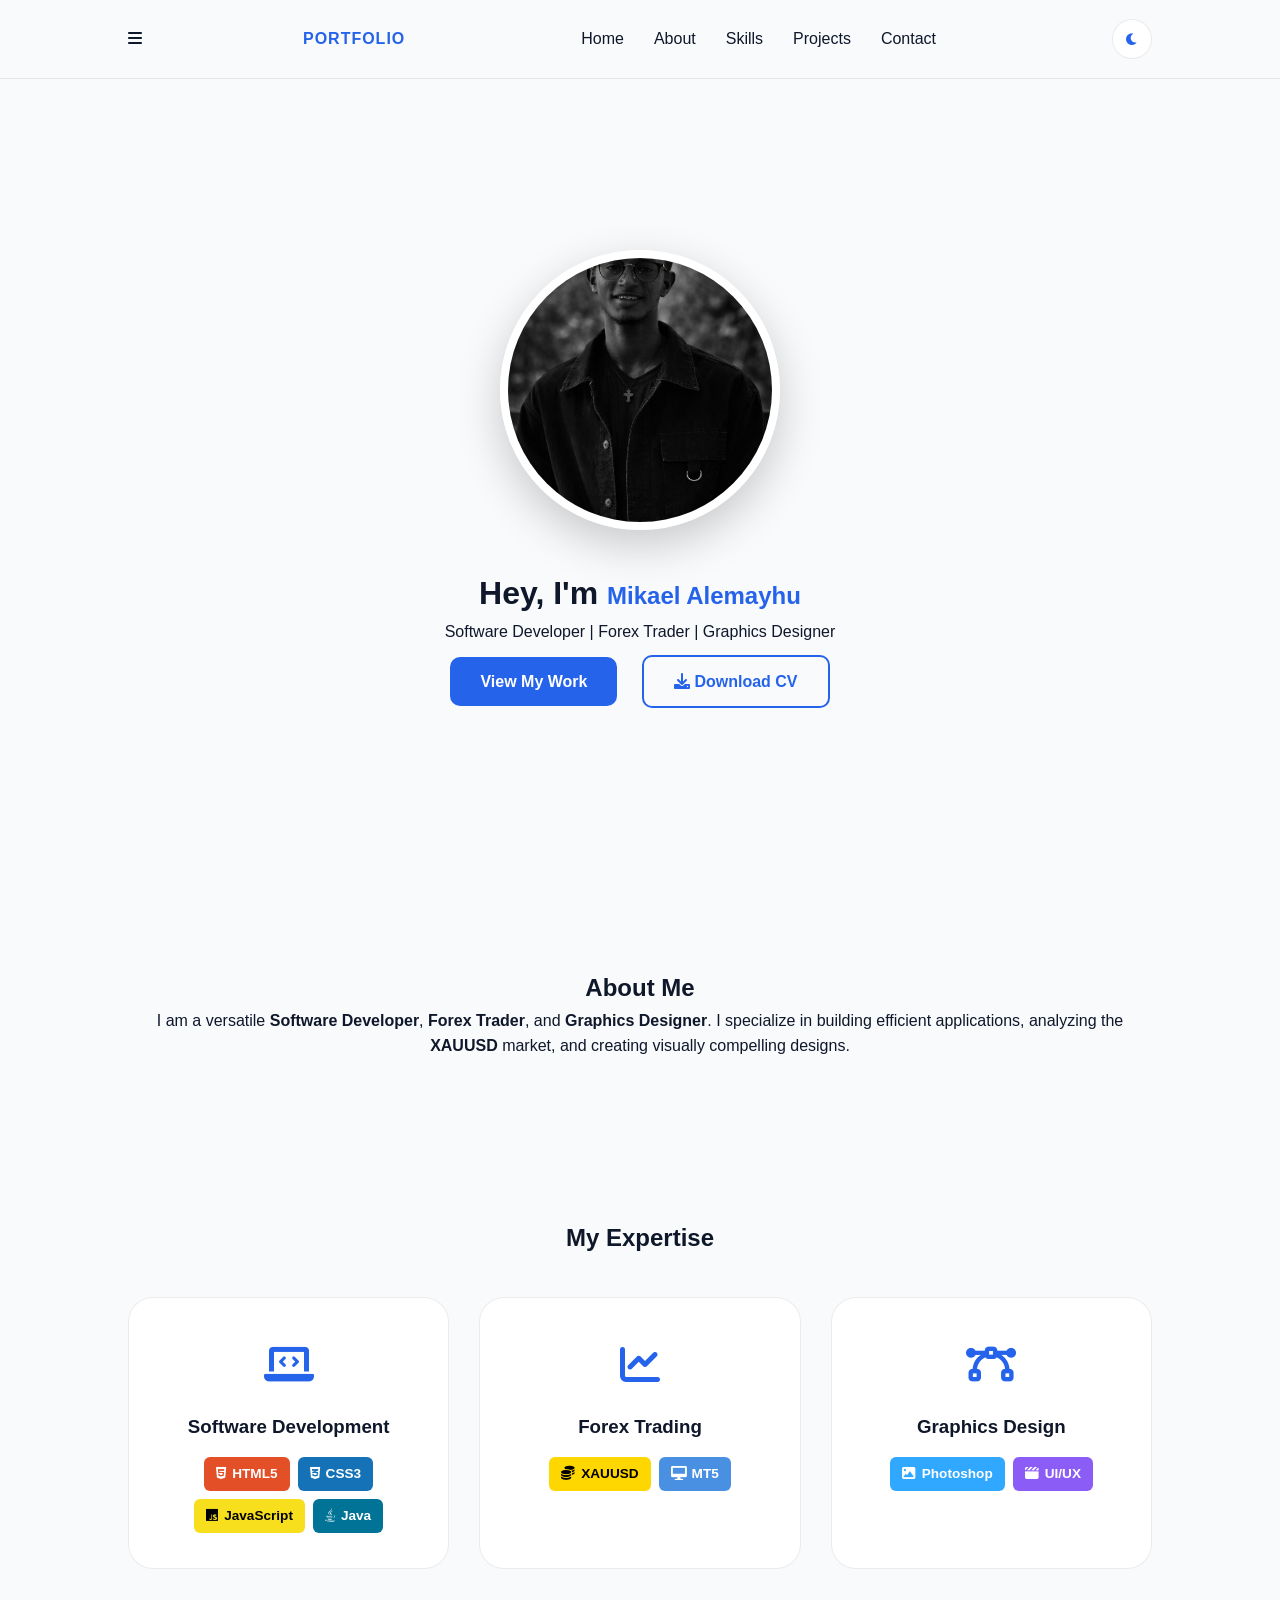
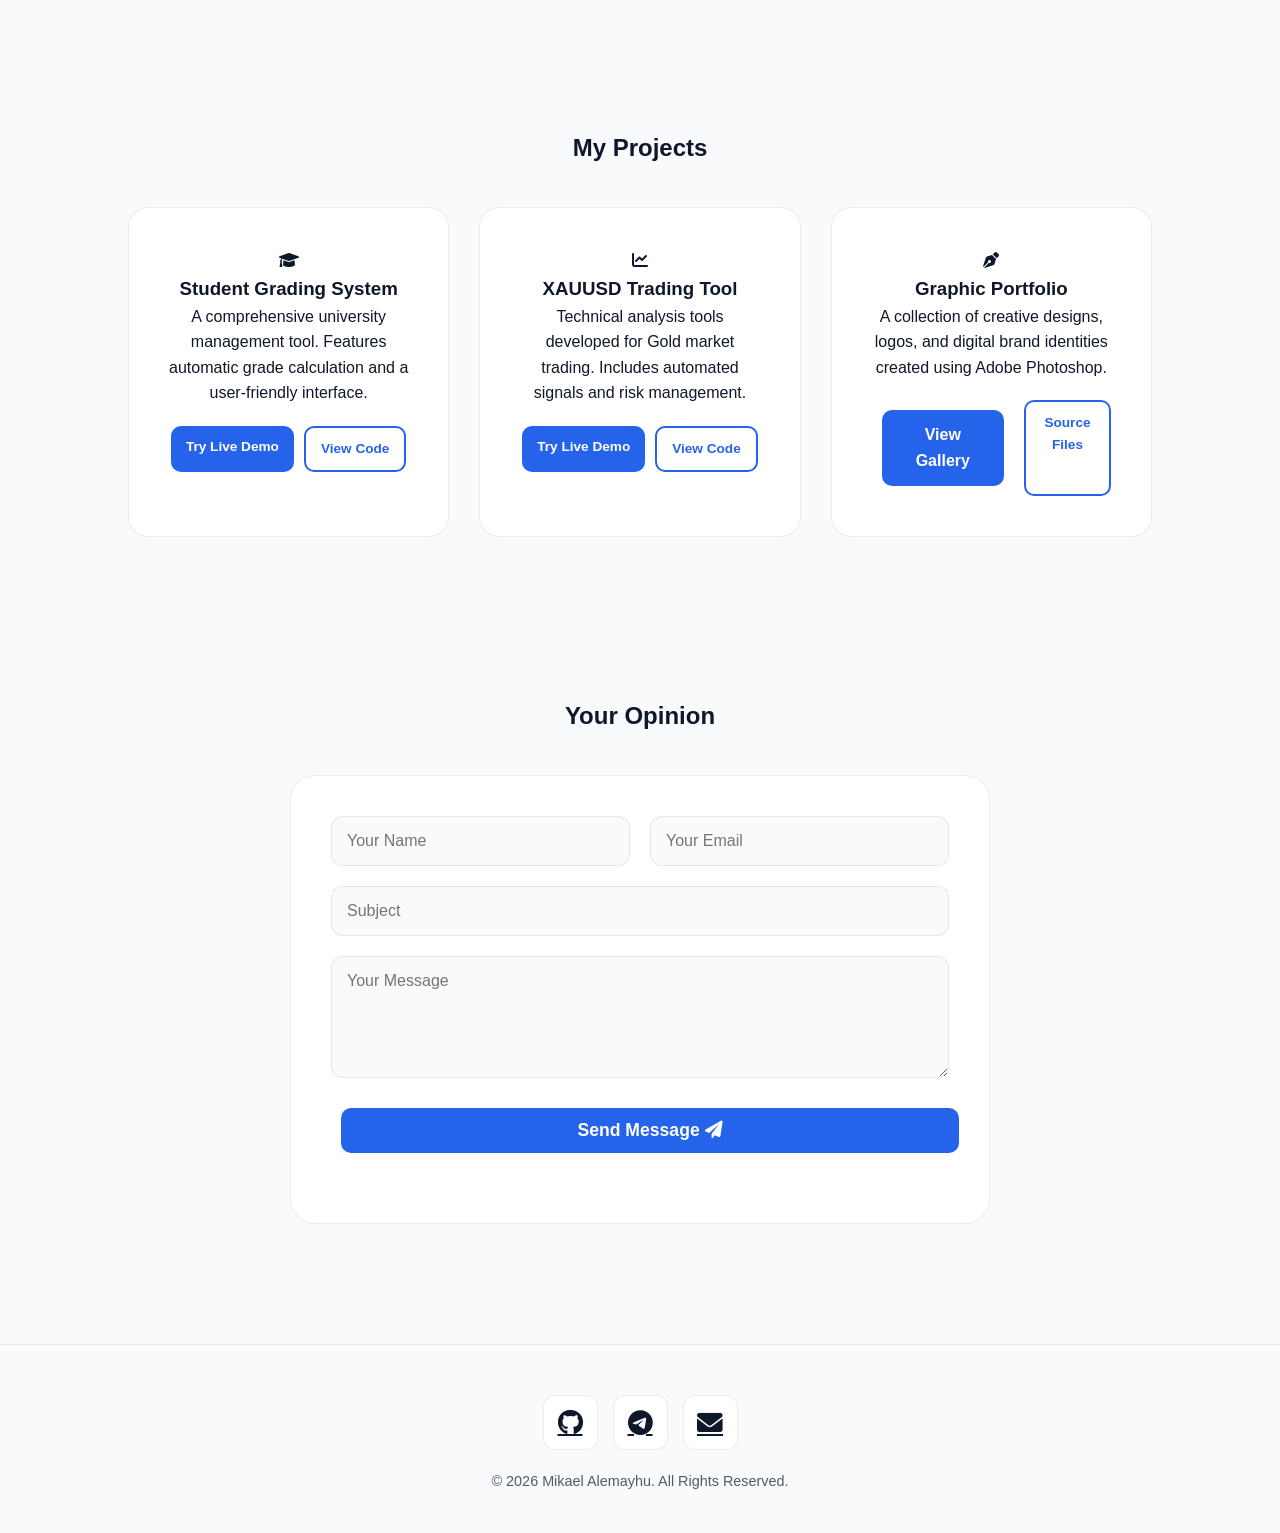
<file: index.html>
<!DOCTYPE html>
<html lang="en">
<head>
    <meta charset="UTF-8">
    <meta name="viewport" content="width=device-width, initial-scale=1.0">
    <title>Mikael Alemayhu | Portfolio</title>
    <link rel="icon" type="image/jpg" href="zzz.jpg">
    <link rel="stylesheet" href="style.css">
    <link rel="stylesheet" href="https://cdnjs.cloudflare.com/ajax/libs/font-awesome/6.0.0/css/all.min.css">
</head>
<body class="light-theme">

    <nav>
        <div id="menu-btn" class="menu-btn"><i class="fas fa-bars"></i></div>
        <div class="logo">PORTFOLIO</div>
        <ul class="nav-links">
            <li><a href="#home">Home</a></li>
            <li><a href="#about">About</a></li>
            <li><a href="#skills">Skills</a></li>
            <li><a href="#projects">Projects</a></li>
            <li><a href="#contact-form">Contact</a></li>
        </ul>
        <button id="theme-toggle" class="toggle-btn"><i class="fas fa-moon"></i></button>
    </nav>

    <div id="sidebar" class="sidebar">
        <div id="close-btn" class="close-btn">&times;</div>
        <ul class="sidebar-links">
            <li><a href="#home">Home</a></li>
            <li><a href="#about">About</a></li>
            <li><a href="#skills">Skills</a></li>
            <li><a href="#projects">Projects</a></li>
            <li><a href="#contact-form">Contact</a></li>
        </ul>
    </div>
    <div id="sidebar-overlay" class="sidebar-overlay"></div>

    <header id="home">
        <div class="hero">
            <div class="profile-img-container">
                <img src="miko.jpg" alt="Profile" class="profile-img">
            </div>
            <h1>Hey, I'm <span class="highlight">Mikael Alemayhu</span></h1>
            <p>Software Developer | Forex Trader | Graphics Designer</p>
            <div class="hero-btns">
                <a href="#projects" class="btn">View My Work</a>
                <a href="resume.pdf" class="btn btn-outline" download><i class="fas fa-download"></i> Download CV</a>
            </div>
        </div>
    </header>

    <section id="about" class="section">
        <h2>About Me</h2>
        <div class="about-content">
            <p>I am a versatile <strong>Software Developer</strong>, <strong>Forex Trader</strong>, and <strong>Graphics Designer</strong>. I specialize in building efficient applications, analyzing the <strong>XAUUSD</strong> market, and creating visually compelling designs.</p>
        </div>
    </section>

    <section id="skills" class="section">
        <h2>My Expertise</h2>
        <div class="skills-grid">
            <div class="skill-item dev-card">
                <div class="skill-icon"><i class="fas fa-laptop-code"></i></div>
                <h3>Software Development</h3>
                <div class="skill-badges">
                    <span class="badge html"><i class="fab fa-html5"></i> HTML5</span>
                    <span class="badge css"><i class="fab fa-css3-alt"></i> CSS3</span>
                    <span class="badge js"><i class="fab fa-js"></i> JavaScript</span>
                    <span class="badge java"><i class="fab fa-java"></i> Java</span>
                </div>
            </div>
            <div class="skill-item forex-card">
                <div class="skill-icon"><i class="fas fa-chart-line"></i></div>
                <h3>Forex Trading</h3>
                <div class="skill-badges">
                    <span class="badge gold"><i class="fas fa-coins"></i> XAUUSD</span>
                    <span class="badge mt5"><i class="fas fa-desktop"></i> MT5</span>
                </div>
            </div>
            <div class="skill-item design-card">
                <div class="skill-icon"><i class="fas fa-bezier-curve"></i></div>
                <h3>Graphics Design</h3>
                <div class="skill-badges">
                    <span class="badge ps"><i class="fas fa-image"></i> Photoshop</span>
                    <span class="badge ui"><i class="fas fa-clapperboard"></i> UI/UX</span>
                </div>
            </div>
        </div>
    </section>

    <section id="projects" class="section">
        <h2>My Projects</h2>
        <div class="project-grid">
            
            <div class="project-card">
                <div class="icon-box"><i class="fas fa-graduation-cap"></i></div>
                <h3>Student Grading System</h3>
                <p>A comprehensive university management tool. Features automatic grade calculation and a user-friendly interface.</p>
                <div style="margin-top: 20px; display: flex; gap: 10px; justify-content: center;">
                    <a href="grading-system.html" class="btn" style="padding: 10px 15px; margin: 0; font-size: 0.85rem;">Try Live Demo</a>
                    <a href="https://github.com/miko-dreamer/Portfolio/blob/main/Main.java" target="_blank" class="btn btn-outline" style="padding: 10px 15px; margin: 0; font-size: 0.85rem;">View Code</a>
                </div>
            </div>

            <div class="project-card">
                <div class="icon-box"><i class="fas fa-chart-line"></i></div>
                <h3>XAUUSD Trading Tool</h3>
                <p>Technical analysis tools developed for Gold market trading. Includes automated signals and risk management.</p>
                <div style="margin-top: 20px; display: flex; gap: 10px; justify-content: center;">
                    <a href="trading-demo.html" class="btn" style="padding: 10px 15px; margin: 0; font-size: 0.85rem;">Try Live Demo</a>
                    <a href="https://github.com/miko-dreamer" target="_blank" class="btn btn-outline" style="padding: 10px 15px; margin: 0; font-size: 0.85rem;">View Code</a>
                </div>
            </div>

            <div class="project-card">
                <div class="icon-box"><i class="fas fa-pen-nib"></i></div>
                <h3>Graphic Portfolio</h3>
                <p>A collection of creative designs, logos, and digital brand identities created using Adobe Photoshop.</p>
                <div style="margin-top: 20px; display: flex; gap: 10px; justify-content: center;">
                   <a href="graphics-demo.html" class="btn">View Gallery</a>
                    <a href="#" class="btn btn-outline" style="padding: 10px 15px; margin: 0; font-size: 0.85rem;">Source Files</a>
                </div>
            </div>

        </div>
    </section>

    <section id="contact-form" class="section">
        <h2>Your Opinion</h2>
        <div class="contact-container">
            <form id="my-form" action="https://formspree.io/f/xlgoyrvz" method="POST" class="form-body">
                <div class="input-group">
                    <input type="text" name="name" placeholder="Your Name" required>
                    <input type="email" name="email" placeholder="Your Email" required>
                </div>
                <input type="text" name="subject" placeholder="Subject">
                <textarea name="message" placeholder="Your Message" rows="5" required></textarea>
                <button type="submit" class="btn send-btn">Send Message <i class="fas fa-paper-plane"></i></button>
                <p id="my-form-status"></p>
            </form>
        </div>
    </section>

    <footer id="contact">
        <div class="socials">
            <a href="https://github.com/miko-dreamer" target="_blank" class="social-card"><i class="fab fa-github"></i></a>
            <a href="https://t.me/Miko_Night_Man" target="_blank" class="social-card"><i class="fab fa-telegram"></i></a>
            <a href="mailto:mikaelalemayhu7@gmail.com" class="social-card"><i class="fas fa-envelope"></i></a>
        </div>
        <p class="copyright">&copy; 2026 Mikael Alemayhu. All Rights Reserved.</p>
    </footer>

    <script src="script.js"></script>
</body>
</html>
</file>
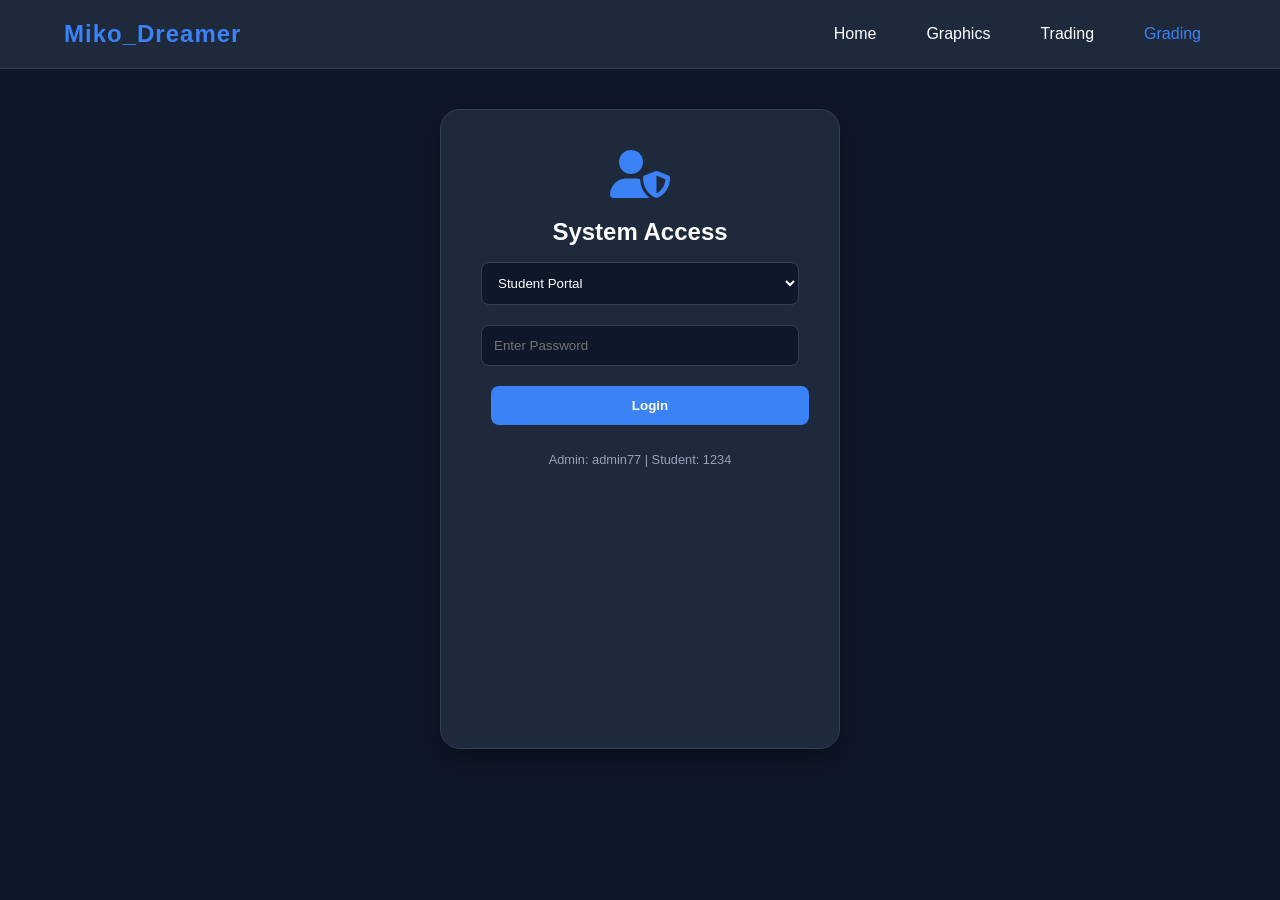
<file: grading-system.html>
<!DOCTYPE html>
<html lang="en">
<head>
    <meta charset="UTF-8">
    <meta name="viewport" content="width=device-width, initial-scale=1.0">
    <title>Secure Grading System | Miko_Dreamer</title>
    <link rel="stylesheet" href="style.css">
    <link rel="stylesheet" href="https://cdnjs.cloudflare.com/ajax/libs/font-awesome/6.0.0/css/all.min.css">
    <style>
        body { font-family: 'Poppins', sans-serif; background: #0f172a; color: white; margin: 0; }
        
        .navbar { 
            background: #1e293b; padding: 15px 5%; display: flex; 
            justify-content: space-between; align-items: center; 
            border-bottom: 1px solid #334155; position: sticky; top: 0; z-index: 1000;
        }
        .navbar .logo { font-size: 1.5rem; font-weight: bold; color: #3b82f6; text-decoration: none; }
        .nav-links { list-style: none; display: flex; gap: 20px; margin: 0; }
        .nav-links a { color: white; text-decoration: none; font-weight: 500; transition: 0.3s; }
        .nav-links a:hover, .nav-links a.active { color: #3b82f6; }

        .container { padding: 40px 5%; display: flex; justify-content: center; min-height: 80vh; }
        
        .login-card { background: #1e293b; padding: 40px; border-radius: 20px; width: 100%; max-width: 400px; text-align: center; border: 1px solid #334155; box-shadow: 0 10px 30px rgba(0,0,0,0.4); }
        .login-card select, .login-card input { width: 100%; padding: 12px; margin: 10px 0; background: #0f172a; border: 1px solid #334155; color: white; border-radius: 8px; }
        
        .dashboard { display: none; width: 100%; max-width: 1000px; background: #1e293b; padding: 30px; border-radius: 20px; }
        
        .search-area { background: #0f172a; padding: 20px; border-radius: 15px; margin-bottom: 25px; border: 1px solid #334155; }
        .search-box { display: flex; gap: 10px; margin-top: 10px; }
        .search-box input { flex: 1; padding: 12px; border-radius: 8px; border: 1px solid #3b82f6; background: #1e293b; color: white; }
        
        .admin-controls { display: grid; grid-template-columns: repeat(auto-fit, minmax(180px, 1fr)); gap: 15px; margin-bottom: 30px; background: #1e293b; padding: 20px; border: 1px dashed #3b82f6; border-radius: 15px; }
        .admin-controls input { padding: 12px; background: #0f172a; border: 1px solid #334155; color: white; border-radius: 8px; }

        .btn { background: #3b82f6; color: white; border: none; padding: 12px 20px; border-radius: 8px; cursor: pointer; font-weight: bold; transition: 0.3s; }
        .btn:hover { background: #2563eb; transform: translateY(-2px); }
        
        table { width: 100%; border-collapse: collapse; margin-top: 15px; }
        th, td { padding: 15px; text-align: left; border-bottom: 1px solid #334155; }
        th { color: #3b82f6; }
        .grade-tag { padding: 4px 10px; border-radius: 5px; font-weight: bold; background: rgba(59, 130, 246, 0.2); color: #3b82f6; }

        #noDataMsg { display: none; color: #ef4444; padding: 20px; text-align: center; }
        .logout-btn { background: #ef4444; padding: 8px 15px; }
    </style>
</head>
<body>

    <nav class="navbar">
        <a href="index.html" class="logo">Miko_Dreamer</a>
        <ul class="nav-links">
            <li><a href="index.html">Home</a></li>
            <li><a href="graphics-demo.html">Graphics</a></li>
            <li><a href="trading-demo.html">Trading</a></li>
            <li><a href="#" class="active">Grading</a></li>
        </ul>
    </nav>

    <div class="container">
        <div id="loginSection" class="login-card">
            <i class="fas fa-user-shield fa-3x" style="color: #3b82f6; margin-bottom: 15px;"></i>
            <h2>System Access</h2>
            <select id="userRole">
                <option value="student">Student Portal</option>
                <option value="admin">Teacher/Admin Access</option>
            </select>
            <input type="password" id="pass" placeholder="Enter Password">
            <button onclick="handleLogin()" class="btn" style="width: 100%;">Login</button>
            <p style="font-size: 0.8rem; color: #94a3b8; margin-top: 15px;">Admin: admin77 | Student: 1234</p>
        </div>

        <div id="dashboardSection" class="dashboard">
            <div style="display: flex; justify-content: space-between; align-items: center;">
                <h2 id="welcomeMsg">Dashboard</h2>
                <button onclick="handleLogout()" class="btn logout-btn">Logout</button>
            </div>

            <div id="studentSearchView" class="search-area" style="display: none;">
                <h3><i class="fas fa-search"></i> Search Department Results</h3>
                <div class="search-box">
                    <input type="text" id="searchInput" placeholder="Enter Dept (e.g. Cybersecurity)">
                    <button onclick="searchDepartment()" class="btn" style="background:#10b981;">Search</button>
                </div>
            </div>

            <div id="adminPanel" style="display: none;">
                <h3 style="color: #3b82f6;"><i class="fas fa-edit"></i> Manage Student Marks</h3>
                <div class="admin-controls">
                    <input type="text" id="stdName" placeholder="Student Name">
                    <input type="text" id="stdDept" placeholder="Department">
                    <input type="number" id="stdMark" placeholder="Mark (0-100)">
                    <button onclick="addStudent()" class="btn">Save to System</button>
                </div>
            </div>

            <div id="noDataMsg">No records found for this query.</div>

            <div id="tableContainer">
                <h4 id="tableTitle">Records List</h4>
                <table id="resultTable">
                    <thead>
                        <tr>
                            <th>Name</th>
                            <th>Department</th>
                            <th>Mark</th>
                            <th>Grade</th>
                            <th id="adminActionHead" style="display:none;">Action</th>
                        </tr>
                    </thead>
                    <tbody id="studentBody"></tbody>
                </table>
            </div>
        </div>
    </div>

    <script>
        let students = JSON.parse(localStorage.getItem('students')) || [];
        let currentRole = "";

        // አስተማሪው ለመግባት የሚጠቀመው ቋሚ ፓስወርድ
        const ADMIN_PASS = "admin77"; 
        const STUDENT_PASS = "1234";

        function handleLogin() {
            const role = document.getElementById('userRole').value;
            const pass = document.getElementById('pass').value;

            if (role === 'admin' && pass === ADMIN_PASS) {
                loginSuccess('admin', "Admin Control Panel");
            } else if (role === 'student' && pass === STUDENT_PASS) {
                loginSuccess('student', "Student Results Portal");
            } else {
                alert("Invalid Password for the selected role!");
            }
        }

        function loginSuccess(role, title) {
            currentRole = role;
            document.getElementById('loginSection').style.display = 'none';
            document.getElementById('dashboardSection').style.display = 'block';
            document.getElementById('welcomeMsg').innerText = title;

            if (role === 'admin') {
                document.getElementById('adminPanel').style.display = 'block';
                document.getElementById('studentSearchView').style.display = 'none';
                document.getElementById('adminActionHead').style.display = 'table-cell';
                document.getElementById('tableContainer').style.display = 'block';
                renderTable(students);
            } else {
                document.getElementById('adminPanel').style.display = 'none';
                document.getElementById('studentSearchView').style.display = 'block';
                document.getElementById('adminActionHead').style.display = 'none';
                document.getElementById('tableContainer').style.display = 'none';
            }
        }

        function addStudent() {
            const name = document.getElementById('stdName').value;
            const dept = document.getElementById('stdDept').value.trim().toLowerCase();
            const mark = parseFloat(document.getElementById('stdMark').value);

            if (!name || !dept || isNaN(mark)) { alert("All fields are required!"); return; }

            let grade = mark >= 90 ? 'A' : mark >= 80 ? 'B' : mark >= 70 ? 'C' : mark >= 60 ? 'D' : 'F';
            students.push({ name, dept, mark, grade });
            localStorage.setItem('students', JSON.stringify(students));
            renderTable(students);

            document.getElementById('stdName').value = '';
            document.getElementById('stdDept').value = '';
            document.getElementById('stdMark').value = '';
        }

        function searchDepartment() {
            const query = document.getElementById('searchInput').value.trim().toLowerCase();
            const filtered = students.filter(s => s.dept === query);
            const tableCont = document.getElementById('tableContainer');
            const msg = document.getElementById('noDataMsg');

            if (filtered.length > 0) {
                msg.style.display = 'none';
                tableCont.style.display = 'block';
                document.getElementById('tableTitle').innerText = `Results for ${query.toUpperCase()}`;
                renderTable(filtered);
            } else {
                tableCont.style.display = 'none';
                msg.style.display = 'block';
            }
        }

        function renderTable(dataList) {
            const tbody = document.getElementById('studentBody');
            tbody.innerHTML = '';
            dataList.forEach((s, index) => {
                const row = tbody.insertRow();
                let action = currentRole === 'admin' ? `<td><button onclick="deleteStudent(${index})" style="color:#ef4444; border:none; background:none; cursor:pointer;"><i class="fas fa-trash"></i></button></td>` : '';
                row.innerHTML = `<td>${s.name}</td><td>${s.dept.toUpperCase()}</td><td>${s.mark}</td><td><span class="grade-tag">${s.grade}</span></td>${action}`;
            });
        }

        function deleteStudent(index) {
            if(confirm("Delete this student?")) {
                students.splice(index, 1);
                localStorage.setItem('students', JSON.stringify(students));
                renderTable(students);
            }
        }

        function handleLogout() {
            location.reload();
        }
    </script>
</body>
</html>
</file>
<file: style.css>
:root {
    --bg-color: #f8fafc;
    --text-color: #0f172a;
    --card-bg: #ffffff;
    --primary-color: #2563eb;
    --border-color: rgba(0, 0, 0, 0.08);
}

.dark-theme {
    --bg-color: #020617;
    --text-color: #f1f5f9;
    --card-bg: #1e293b;
    --primary-color: #38bdf8;
    --border-color: rgba(255, 255, 255, 0.1);
}

* { margin: 0; padding: 0; box-sizing: border-box; font-family: 'Inter', sans-serif; transition: 0.3s ease; }
html { scroll-behavior: smooth; }
body { background-color: var(--bg-color); color: var(--text-color); line-height: 1.6; overflow-x: hidden; }

/* Navigation & Header Hover Effects */
nav { display: flex; justify-content: space-between; align-items: center; padding: 1.2rem 10%; background: var(--bg-color); position: sticky; top: 0; z-index: 1000; border-bottom: 1px solid var(--border-color); }
.logo { font-weight: 800; letter-spacing: 1px; color: var(--primary-color); }

.nav-links { display: flex; list-style: none; }
.nav-links li { margin: 0 15px; position: relative; }

.nav-links a { 
    text-decoration: none; 
    color: var(--text-color); 
    font-weight: 500; 
    padding: 5px 0;
    transition: color 0.3s ease;
}

.nav-links a:hover { color: var(--primary-color); }

/* Navigation Underline Animation */
.nav-links a::after {
    content: '';
    position: absolute;
    width: 0;
    height: 2px;
    bottom: 0;
    left: 0;
    background-color: var(--primary-color);
    transition: width 0.3s ease;
}

.nav-links a:hover::after { width: 100%; }

.toggle-btn { background: var(--card-bg); border: 1px solid var(--border-color); width: 40px; height: 40px; border-radius: 50%; cursor: pointer; color: var(--primary-color); display: flex; align-items: center; justify-content: center; }

/* Sidebar */
.sidebar { position: fixed; top: 0; left: -300px; width: 280px; height: 100%; background: var(--card-bg); z-index: 2000; padding: 2rem; transition: 0.4s ease; box-shadow: 5px 0 15px rgba(0,0,0,0.1); }
.sidebar.active { left: 0; }
.sidebar-overlay { position: fixed; top: 0; left: 0; width: 100%; height: 100%; background: rgba(0,0,0,0.5); z-index: 1999; display: none; }
.sidebar-overlay.active { display: block; }
.close-btn { font-size: 2.5rem; position: absolute; top: 10px; right: 20px; cursor: pointer; }

.sidebar-links { list-style: none; margin-top: 50px; }
.sidebar-links a { 
    text-decoration: none; 
    color: var(--text-color); 
    display: block; 
    padding: 12px; 
    border: 1px solid var(--border-color); 
    border-radius: 10px; 
    margin: 10px 0; 
    transition: 0.3s;
}

.sidebar-links a:hover { 
    background: var(--primary-color); 
    color: white !important; 
    transform: translateX(10px); 
    padding-left: 20px;
}

/* Hero Section */
header { min-height: 90vh; display: flex; align-items: center; justify-content: center; text-align: center; padding: 20px; }
.profile-img { width: 280px; height: 280px; border-radius: 50%; object-fit: cover; border: 8px solid var(--card-bg); box-shadow: 0 15px 45px rgba(0,0,0,0.2); margin-bottom: 30px; }
.highlight { color: var(--primary-color); font-weight: 800; font-size: 1.5rem; }

/* Expertise Cards with Advanced Hover */
.section { padding: 80px 10%; text-align: center; }
.skills-grid { display: grid; grid-template-columns: repeat(auto-fit, minmax(300px, 1fr)); gap: 30px; margin-top: 40px; }

.skill-item { 
    background: var(--card-bg); 
    padding: 35px 25px; 
    border-radius: 25px; 
    border: 1px solid var(--border-color); 
    transition: all 0.4s cubic-bezier(0.175, 0.885, 0.32, 1.275); 
    cursor: pointer;
}

.skill-item:hover {
    transform: translateY(-12px);
    box-shadow: 0 20px 40px rgba(0, 0, 0, 0.12);
    border-color: var(--primary-color);
}

.skill-icon { font-size: 2.5rem; color: var(--primary-color); margin-bottom: 15px; transition: transform 0.3s ease; }
.skill-item:hover .skill-icon { transform: scale(1.1) rotate(5deg); }

.skill-badges { display: flex; flex-wrap: wrap; justify-content: center; gap: 8px; margin-top: 15px; }
.badge { display: flex; align-items: center; gap: 6px; padding: 6px 12px; border-radius: 6px; font-size: 0.85rem; font-weight: bold; color: white; }

.html { background: #E34F26; } .css { background: #1572B6; } .js { background: #F7DF1E; color: #000; }
.java { background: #007396; } .python { background: #3776AB; } .gold { background: #FFD700; color: #000; }
.analysis { background: #2ECC71; } .mt5 { background: #4A90E2; } .ps { background: #31A8FF; }
.ui { background: #8B5CF6; } .brand { background: #EC4899; }

/* Project Cards */
.project-grid { display: grid; grid-template-columns: repeat(auto-fit, minmax(280px, 1fr)); gap: 30px; margin-top: 40px; }
.project-card { 
    background: var(--card-bg); 
    padding: 40px; 
    border-radius: 20px; 
    border: 1px solid var(--border-color); 
    text-decoration: none; 
    color: inherit; 
    display: block; 
    transition: all 0.4s ease;
}

.project-card:hover { 
    transform: translateY(-10px); 
    box-shadow: 0 15px 35px rgba(0,0,0,0.15);
    border-color: var(--primary-color);
}

.view-link { color: var(--primary-color); font-weight: bold; display: block; margin-top: 15px; }

/* Contact Form */
.contact-container { max-width: 700px; margin: 40px auto; background: var(--card-bg); padding: 40px; border-radius: 25px; border: 1px solid var(--border-color); }
.form-body { display: flex; flex-direction: column; gap: 20px; }
.input-group { display: flex; gap: 20px; }
.form-body input, .form-body textarea { width: 100%; padding: 15px; border-radius: 12px; border: 1px solid var(--border-color); background: var(--bg-color); color: var(--text-color); font-size: 1rem; outline: none; }
.form-body input:focus, .form-body textarea:focus { border-color: var(--primary-color); box-shadow: 0 0 10px rgba(37, 99, 235, 0.1); }
.send-btn { width: 100%; cursor: pointer; border: none; display: flex; align-items: center; justify-content: center; gap: 10px; font-size: 1.1rem; }

/* Footer & Socials */
.socials { display: flex; justify-content: center; gap: 15px; margin-top: 10px; }
.social-card { width: 55px; height: 55px; background: var(--card-bg); border: 1px solid var(--border-color); border-radius: 12px; color: var(--text-color); font-size: 1.6rem; display: flex; align-items: center; justify-content: center; transition: 0.4s; }
.social-card:hover { background: var(--primary-color); color: white; transform: translateY(-8px) rotate(8deg); }

.btn { padding: 12px 30px; background: var(--primary-color); color: white; text-decoration: none; border-radius: 10px; display: inline-block; margin: 10px; font-weight: 600; }
.btn-outline { background: transparent; border: 2px solid var(--primary-color); color: var(--primary-color); }

footer { padding: 40px 10%; text-align: center; border-top: 1px solid var(--border-color); }
.copyright { margin-top: 20px; opacity: 0.7; font-size: 0.9rem; }

@media (max-width: 768px) { 
    .nav-links { display: none; } 
    .highlight { font-size: 2.4rem; } 
    .input-group { flex-direction: column; } 
}
</file>
